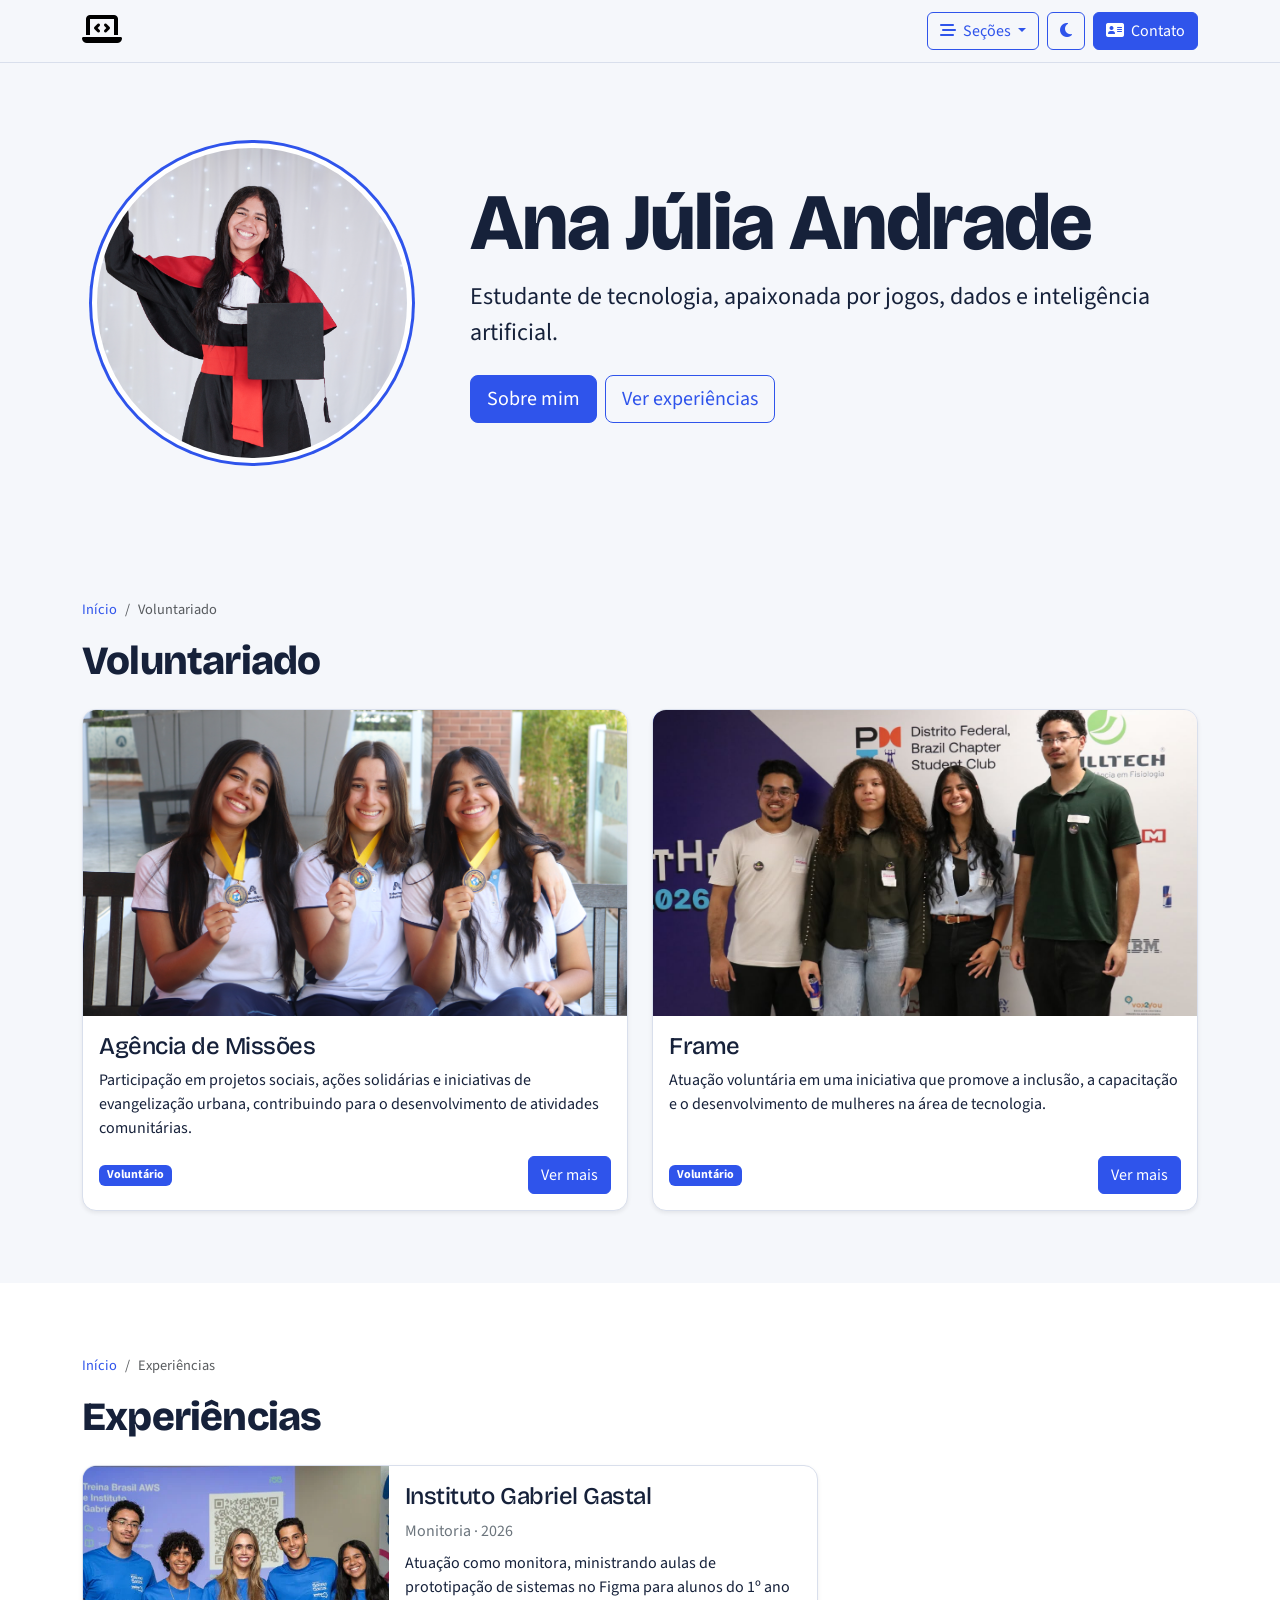
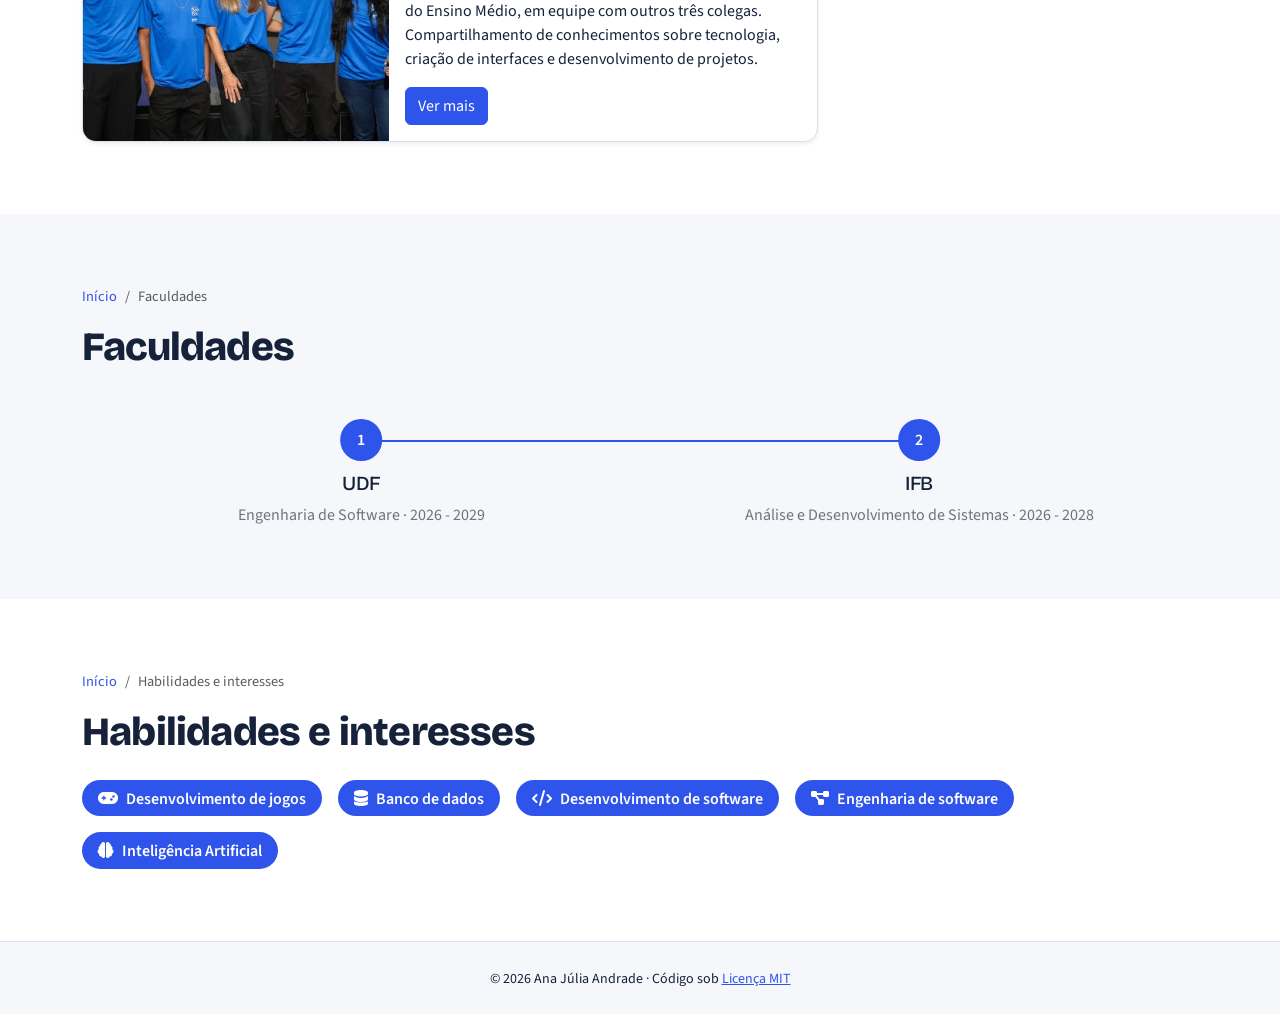
<file: index.html>
<!DOCTYPE html>
<html lang="pt-BR" data-bs-theme="light">
<head>
<meta charset="UTF-8">
<meta name="viewport" content="width=device-width, initial-scale=1">
<title>Ana Júlia Andrade | Portfólio</title>
<script src="js/tema.js"></script>
<link href="https://fonts.googleapis.com/css2?family=Bricolage+Grotesque:wght@400;600;800&family=Source+Sans+3:wght@400;600&display=swap" rel="stylesheet">
<link href="https://cdn.jsdelivr.net/npm/bootstrap@5.3.3/dist/css/bootstrap.min.css" rel="stylesheet">
<link href="https://cdnjs.cloudflare.com/ajax/libs/font-awesome/6.5.2/css/all.min.css" rel="stylesheet">
<link href="css/style.css" rel="stylesheet">
</head>
<body>

<nav class="navbar sticky-top">
  <div class="container">
    <a class="navbar-brand fw-bold" href="#topo" aria-label="Página inicial">
    <i class="fa-solid fa-laptop-code giro-360"></i>
</a>
    <div class="d-flex align-items-center gap-2">
      <div class="dropdown d-none d-md-block">
        <button class="btn btn-outline-primary dropdown-toggle" data-bs-toggle="dropdown" aria-expanded="false">
          <i class="fa-solid fa-bars-staggered me-1"></i> Seções
        </button>
        <ul class="dropdown-menu dropdown-menu-end">
          <li><a class="dropdown-item" href="#voluntariado">Voluntariado</a></li>
          <li><a class="dropdown-item" href="#experiencias">Experiências</a></li>
          <li><a class="dropdown-item" href="#faculdades">Faculdades</a></li>
          <li><a class="dropdown-item" href="#habilidades">Habilidades e interesses</a></li>
        </ul>
      </div>
      <button class="btn btn-outline-primary" id="tema" aria-label="Alternar entre modo claro e escuro"><i class="fa-solid fa-moon"></i></button>
      <button class="btn btn-primary" data-bs-toggle="offcanvas" data-bs-target="#gaveta" aria-controls="gaveta">
        <i class="fa-solid fa-address-card me-1"></i> Contato
      </button>
    </div>
  </div>
</nav>

<div class="offcanvas offcanvas-end" tabindex="-1" id="gaveta" aria-labelledby="gavetaTitulo">
  <div class="offcanvas-header">
    <h5 class="offcanvas-title" id="gavetaTitulo">Vamos conversar</h5>
    <button type="button" class="btn-close" data-bs-dismiss="offcanvas" aria-label="Fechar"></button>
  </div>
  <div class="offcanvas-body d-flex flex-column gap-3">
    <p>Estou sempre aberta a novas oportunidades, conexões e experiências que me permitam aprender, compartilhar conhecimentos e crescer profissionalmente. Vamos conversar?</p>
    <a class="icon-link" href="https://www.linkedin.com/in/ana-j%C3%BAlia-nascimento-de-andrade-6827b840a/" target="_blank" rel="noopener"><i class="fa-brands fa-linkedin"></i> LinkedIn</a>
    <a class="icon-link" href="https://github.com/ana-julia-an" target="_blank" rel="noopener"><i class="fa-brands fa-github"></i> GitHub</a>
    <button class="btn btn-primary mt-auto" id="copiarEmail"><i class="fa-regular fa-copy me-1"></i> Copiar e-mail</button>
  </div>
</div>

<main id="topo">
<header class="hero">
  <div class="container">
    <div class="row align-items-center g-5">
      <div class="col-md-4 text-center">
        <img class="avatar" src="img/perfil.jpg" alt="Foto de perfil" onerror="this.removeAttribute('src')">
      </div>
      <div class="col-md-8">
        <h1>Ana Júlia Andrade</h1>
        <p class="fs-4 mt-3 mb-4">Estudante de tecnologia, apaixonada por jogos, dados e inteligência artificial.</p>
        <div class="d-flex flex-wrap gap-2">
          <button class="btn btn-primary btn-lg" data-bs-toggle="modal" data-bs-target="#sobre">Sobre mim</button>
          <a class="btn btn-outline-primary btn-lg" href="#experiencias">Ver experiências</a>
        </div>
      </div>
    </div>
  </div>
</header>

<section id="voluntariado">
  <div class="container">
    <nav aria-label="breadcrumb"><ol class="breadcrumb">
      <li class="breadcrumb-item"><a href="#topo">Início</a></li>
      <li class="breadcrumb-item active" aria-current="page">Voluntariado</li>
    </ol></nav>
    <h2 class="mb-4">Voluntariado</h2>
    <div class="row g-4" id="grade-voluntariado">
      <div class="col-md-6">
        <div class="card h-100 shadow-sm hover-lift">
          <div class="ratio ratio-16x9 foto"><i class="fa-solid fa-earth-americas"></i><img src="img/agencia-de-missoes.jpg" alt="Agência de Missões" onerror="this.remove()"></div>
          <div class="card-body d-flex flex-column">
            <h3 class="h4">Agência de Missões</h3>
            <p>Participação em projetos sociais, ações solidárias e iniciativas de evangelização urbana, contribuindo para o desenvolvimento de atividades comunitárias.</p>
            <div class="mt-auto d-flex align-items-center justify-content-between">
              <span class="badge badge-acc">Voluntário</span>
              <a href="paginas/agencia-de-missoes.html" class="btn btn-primary stretched-link">Ver mais</a>
            </div>
          </div>
        </div>
      </div>
      <div class="col-md-6">
        <div class="card h-100 shadow-sm hover-lift">
          <div class="ratio ratio-16x9 foto"><i class="fa-solid fa-film"></i><img src="img/frame.jpg" alt="Frame" onerror="this.remove()"></div>
          <div class="card-body d-flex flex-column">
            <h3 class="h4">Frame</h3>
            <p>Atuação voluntária em uma iniciativa que promove a inclusão, a capacitação e o desenvolvimento de mulheres na área de tecnologia.</p>
            <div class="mt-auto d-flex align-items-center justify-content-between">
              <span class="badge badge-acc">Voluntário</span>
              <a href="paginas/frame.html" class="btn btn-primary stretched-link">Ver mais</a>
            </div>
          </div>
        </div>
      </div>
    </div>
  </div>
</section>

<section id="experiencias" class="alt">
  <div class="container">
    <nav aria-label="breadcrumb"><ol class="breadcrumb">
      <li class="breadcrumb-item"><a href="#topo">Início</a></li>
      <li class="breadcrumb-item active" aria-current="page">Experiências</li>
    </ol></nav>
    <h2 class="mb-4">Experiências</h2>
    <div class="row">
      <div class="col-lg-8">
        <div class="card shadow-sm hover-lift">
          <div class="row g-0">
            <div class="col-md-5">
              <div class="ratio ratio-4x3 foto h-100"><i class="fa-solid fa-briefcase"></i><img src="img/igg2.webp" alt="IGG" onerror="this.remove()"></div>
            </div>
            <div class="col-md-7">
              <div class="card-body d-flex flex-column h-100">
                <h3 class="h4">Instituto Gabriel Gastal</h3>
                <p class="text-secondary mb-2">Monitoria · 2026</p>
                <p>Atuação como monitora, ministrando aulas de prototipação de sistemas no Figma para alunos do 1º ano do Ensino Médio, em equipe com outros três colegas. Compartilhamento de conhecimentos sobre tecnologia, criação de interfaces e desenvolvimento de projetos.</p>
                <a href="paginas/igg.html" class="btn btn-primary stretched-link align-self-start mt-auto">Ver mais</a>
              </div>
            </div>
          </div>
        </div>
      </div>
    </div>
  </div>
</section>

<section id="faculdades">
  <div class="container">
    <nav aria-label="breadcrumb"><ol class="breadcrumb">
      <li class="breadcrumb-item"><a href="#topo">Início</a></li>
      <li class="breadcrumb-item active" aria-current="page">Faculdades</li>
    </ol></nav>
    <h2 class="mb-5">Faculdades</h2>
    <ol class="stepper">
      <li data-n="1"><h3 class="h5">UDF</h3><p class="mb-0 text-secondary">Engenharia de Software · 2026 - 2029</p></li>
      <li data-n="2"><h3 class="h5">IFB</h3><p class="mb-0 text-secondary">Análise e Desenvolvimento de Sistemas · 2026 - 2028</p></li>
    </ol>
  </div>
</section>

<section id="habilidades" class="alt">
  <div class="container">
    <nav aria-label="breadcrumb"><ol class="breadcrumb">
      <li class="breadcrumb-item"><a href="#topo">Início</a></li>
      <li class="breadcrumb-item active" aria-current="page">Habilidades e interesses</li>
    </ol></nav>
    <h2 class="mb-4">Habilidades e interesses</h2>
    <div class="d-flex flex-wrap gap-3">
      <span class="badge rounded-pill badge-acc skill-badge"><i class="fa-solid fa-gamepad me-2"></i>Desenvolvimento de jogos</span>
      <span class="badge rounded-pill badge-acc skill-badge"><i class="fa-solid fa-database me-2"></i>Banco de dados</span>
      <span class="badge rounded-pill badge-acc skill-badge"><i class="fa-solid fa-code me-2"></i>Desenvolvimento de software</span>
      <span class="badge rounded-pill badge-acc skill-badge"><i class="fa-solid fa-diagram-project me-2"></i>Engenharia de software</span>
      <span class="badge rounded-pill badge-acc skill-badge"><i class="fa-solid fa-brain me-2"></i>Inteligência Artificial</span>
    </div>
  </div>
</section>
</main>

<footer class="py-4 text-center">
  <small>© 2026 Ana Júlia Andrade · Código sob <a href="LICENSE" target="_blank" rel="noopener">Licença MIT</a></small>
</footer>

<div class="modal fade" id="sobre" tabindex="-1" aria-labelledby="sobreTitulo" aria-hidden="true">
  <div class="modal-dialog modal-dialog-centered">
    <div class="modal-content">
      <div class="modal-header">
        <h4 class="modal-title" id="sobreTitulo">Sobre mim</h4>
        <button type="button" class="btn-close" data-bs-dismiss="modal" aria-label="Fechar"></button>
      </div>
      <div class="modal-body">
        <p>Sou estudante de tecnologia, atualmente cursando Engenharia de Software na UDF e Análise e Desenvolvimento de Sistemas no IFB, ambas no segundo semestre. Meu interesse pela área surgiu ainda na adolescência, quando tive meus primeiros contatos com programação e robótica. Desde então, venho descobrindo novas possibilidades dentro da tecnologia e desenvolvendo cada vez mais minhas habilidades.</p>

        <p>Escolhi seguir duas graduações simultaneamente porque acredito que diferentes experiências e conhecimentos podem ampliar minha visão sobre o desenvolvimento de soluções tecnológicas. Tenho interesse especial por Cibersegurança, Engenharia de Software e Desenvolvimento de Jogos, áreas que despertam minha curiosidade pela possibilidade de investigar problemas, construir soluções e criar experiências interativas.</p>

        <p>Sou uma pessoa curiosa, dedicada e persistente. Gosto de aprender coisas novas, enfrentar desafios e entender como as coisas funcionam. Ao longo da minha trajetória, também tenho buscado experiências além da sala de aula, como minha atuação como monitora no Instituto Gabriel Castral, auxiliando estudantes no desenvolvimento de protótipos no Figma, e meu voluntariado na FRAME | Mulheres & Tech, iniciativa que incentiva a participação feminina na tecnologia.</p>

        <p>Uma das minhas maiores conquistas até aqui é conseguir conciliar duas formações acadêmicas e, principalmente, perceber o quanto evoluí desde que comecei a estudar programação. Cada projeto, experiência e desafio representa uma oportunidade de aprendizado e aproximação dos meus objetivos.</p>
        
        <p>Quero continuar desenvolvendo minhas habilidades, participar de hackathons e eventos de tecnologia, colaborar com equipes de desenvolvimento e conhecer novas oportunidades, inclusive em contextos internacionais. Acredito que ainda tenho muito a aprender e construir, e vejo cada experiência como uma oportunidade de crescer. Neste portfólio, compartilho um pouco dessa trajetória, dos conhecimentos que venho desenvolvendo e dos projetos que representam minha evolução na tecnologia.</p>
      </div>
      <div class="modal-footer">
        <button type="button" class="btn btn-outline-primary" data-bs-dismiss="modal">Fechar</button>
      </div>
    </div>
  </div>
</div>

<div class="toast-container position-fixed bottom-0 end-0 p-3">
  <div id="aviso" class="toast align-items-center border-0 badge-acc" role="status" aria-live="polite" aria-atomic="true">
    <div class="d-flex">
      <div class="toast-body">E-mail copiado.</div>
      <button type="button" class="btn-close me-2 m-auto" data-bs-dismiss="toast" aria-label="Fechar"></button>
    </div>
  </div>
</div>

<script src="https://cdn.jsdelivr.net/npm/bootstrap@5.3.3/dist/js/bootstrap.bundle.min.js"></script>
<script src="js/main.js"></script>
</body>
</html>
</file>
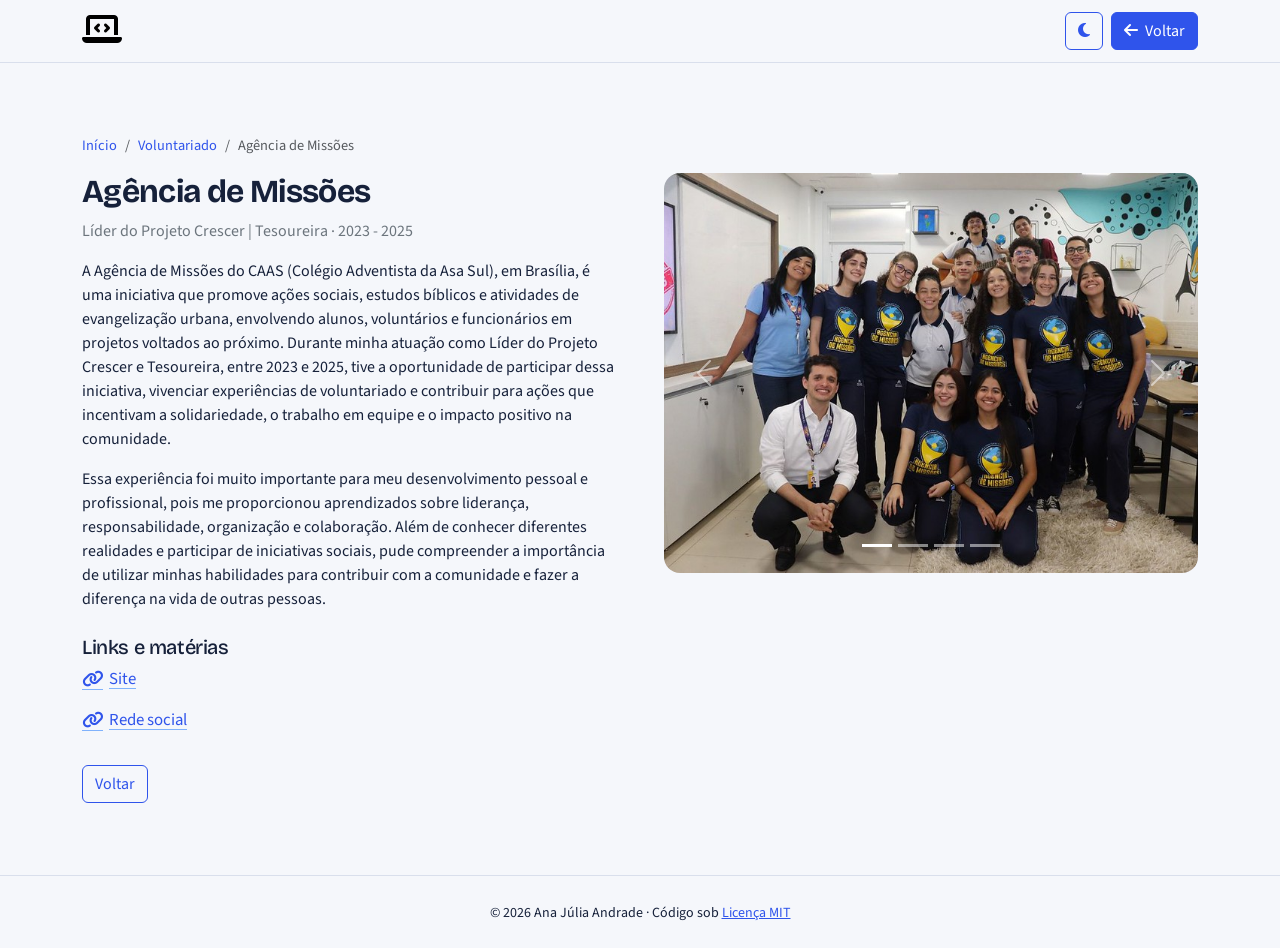
<file: paginas/agencia-de-missoes.html>
<!DOCTYPE html>
<html lang="pt-BR" data-bs-theme="light">
<head>
<meta charset="UTF-8">
<meta name="viewport" content="width=device-width, initial-scale=1">
<title>Agência de Missões | Seu Nome</title>
<script src="../js/tema.js"></script>
<link href="https://fonts.googleapis.com/css2?family=Bricolage+Grotesque:wght@400;600;800&family=Source+Sans+3:wght@400;600&display=swap" rel="stylesheet">
<link href="https://cdn.jsdelivr.net/npm/bootstrap@5.3.3/dist/css/bootstrap.min.css" rel="stylesheet">
<link href="https://cdnjs.cloudflare.com/ajax/libs/font-awesome/6.5.2/css/all.min.css" rel="stylesheet">
<link href="../css/style.css" rel="stylesheet">
</head>
<body>
<nav class="navbar sticky-top">
  <div class="container">
    <a class="navbar-brand fw-bold" href="../index.html" aria-label="Página inicial">
    <i class="fa-solid fa-laptop-code giro-360"></i>
</a>
    <div class="d-flex align-items-center gap-2">
      <button class="btn btn-outline-primary" id="tema" aria-label="Alternar entre modo claro e escuro"><i class="fa-solid fa-moon"></i></button>
      <a class="btn btn-primary" href="../index.html#voluntariado"><i class="fa-solid fa-arrow-left me-1"></i> Voltar</a>
    </div>
  </div>
</nav>
<main>
<section>
  <div class="container">
    <nav aria-label="breadcrumb"><ol class="breadcrumb">
      <li class="breadcrumb-item"><a href="../index.html">Início</a></li>
      <li class="breadcrumb-item"><a href="../index.html#voluntariado">Voluntariado</a></li>
      <li class="breadcrumb-item active" aria-current="page">Agência de Missões</li>
    </ol></nav>
    <div class="row g-5">
      <div class="col-lg-6">
        <h1 class="h2 fw-bold">Agência de Missões</h1>
        <p class="text-secondary">Líder do Projeto Crescer | Tesoureira · 2023 - 2025</p>
        <p>A Agência de Missões do CAAS (Colégio Adventista da Asa Sul), em Brasília, é uma iniciativa que promove ações sociais, estudos bíblicos e atividades de evangelização urbana, envolvendo alunos, voluntários e funcionários em projetos voltados ao próximo. Durante minha atuação como Líder do Projeto Crescer e Tesoureira, entre 2023 e 2025, tive a oportunidade de participar dessa iniciativa, vivenciar experiências de voluntariado e contribuir para ações que incentivam a solidariedade, o trabalho em equipe e o impacto positivo na comunidade.</p>
        <p>Essa experiência foi muito importante para meu desenvolvimento pessoal e profissional, pois me proporcionou aprendizados sobre liderança, responsabilidade, organização e colaboração. Além de conhecer diferentes realidades e participar de iniciativas sociais, pude compreender a importância de utilizar minhas habilidades para contribuir com a comunidade e fazer a diferença na vida de outras pessoas.</p>
        <h2 class="h5 mt-4">Links e matérias</h2>
        <ul class="list-unstyled d-grid gap-2 links-lista">
          <li><a class="icon-link" href="https://noticias.adventistas.org/pt/missao-urbana-contribuicoes-da-educacao-adventista-em-brasilia/" target="_blank" rel="noopener"><i class="fa-solid fa-link"></i>Site</a></li>
        </ul>
        <ul class="list-unstyled d-grid gap-2 links-lista">
          <li><a class="icon-link" href="https://www.instagram.com/agenciacaas/" target="_blank" rel="noopener"><i class="fa-solid fa-link"></i>Rede social</a></li>
        </ul>
        <a class="btn btn-outline-primary mt-3" href="../index.html#voluntariado">Voltar</a>
      </div>
      <div class="col-lg-6">
        
<div id="carouselAgencia" class="carousel slide">

    <div class="carousel-inner rounded-4">

        <div class="carousel-item active">
            <div class="ratio ratio-4x3 foto">
                <img src="../img/agencia-de-missoes4.jpg" alt="Agência de Missões">
            </div>
        </div>

        <div class="carousel-item">
            <div class="ratio ratio-4x3 foto">
                <img src="../img/agencia-de-missoes1.jpg" alt="Equipe da Agência de Missões">
            </div>
        </div>

        <div class="carousel-item">
            <div class="ratio ratio-4x3 foto">
                <img src="../img/agencia-de-missoes2.jpg" alt="Atividades da Agência de Missões">
            </div>
        </div>
        <div class="carousel-item">
            <div class="ratio ratio-4x3 foto">
                <img src="../img/agencia-de-missoes3.jpg" alt="Atividades da Agência de Missões">
            </div>
        </div>

    </div>

    <button class="carousel-control-prev" type="button" data-bs-target="#carouselAgencia" data-bs-slide="prev">
        <span class="carousel-control-prev-icon" aria-hidden="true"></span>
        <span class="visually-hidden">Anterior</span>
    </button>

    <button class="carousel-control-next" type="button" data-bs-target="#carouselAgencia" data-bs-slide="next">
        <span class="carousel-control-next-icon" aria-hidden="true"></span>
        <span class="visually-hidden">Próxima</span>
    </button>

    <div class="carousel-indicators">
    <button type="button" data-bs-target="#carouselAgencia" data-bs-slide-to="0" class="active" aria-current="true"></button>
    <button type="button" data-bs-target="#carouselAgencia" data-bs-slide-to="1"></button>
    <button type="button" data-bs-target="#carouselAgencia" data-bs-slide-to="2"></button>
    <button type="button" data-bs-target="#carouselAgencia" data-bs-slide-to="3"></button>
</div>

</div>

    </div>
  </div>
</section>
</main>
<footer class="py-4 text-center">
  <small>© 2026 Ana Júlia Andrade · Código sob <a href="../LICENSE" target="_blank" rel="noopener">Licença MIT</a></small>
</footer>
<script src="https://cdn.jsdelivr.net/npm/bootstrap@5.3.3/dist/js/bootstrap.bundle.min.js"></script>
<script src="../js/main.js"></script>
</body>
</html>
</file>
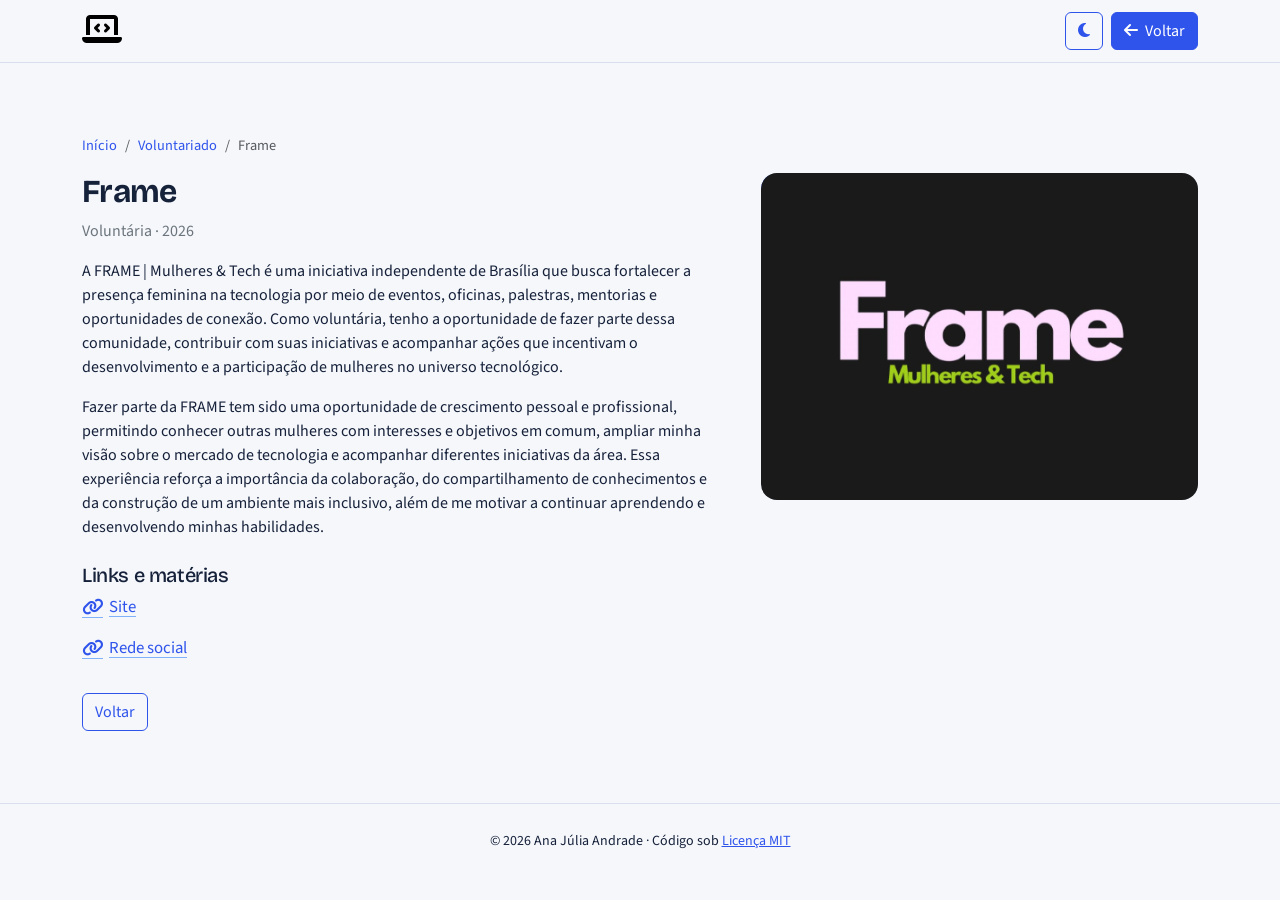
<file: paginas/frame.html>
<!DOCTYPE html>
<html lang="pt-BR" data-bs-theme="light">
<head>
<meta charset="UTF-8">
<meta name="viewport" content="width=device-width, initial-scale=1">
<title>Frame | Seu Nome</title>
<script src="../js/tema.js"></script>
<link href="https://fonts.googleapis.com/css2?family=Bricolage+Grotesque:wght@400;600;800&family=Source+Sans+3:wght@400;600&display=swap" rel="stylesheet">
<link href="https://cdn.jsdelivr.net/npm/bootstrap@5.3.3/dist/css/bootstrap.min.css" rel="stylesheet">
<link href="https://cdnjs.cloudflare.com/ajax/libs/font-awesome/6.5.2/css/all.min.css" rel="stylesheet">
<link href="../css/style.css" rel="stylesheet">
</head>
<body>
<nav class="navbar sticky-top">
  <div class="container">
    <a class="navbar-brand fw-bold" href="../index.html" aria-label="Página inicial">
    <i class="fa-solid fa-laptop-code giro-360"></i>
</a>
    <div class="d-flex align-items-center gap-2">
      <button class="btn btn-outline-primary" id="tema" aria-label="Alternar entre modo claro e escuro"><i class="fa-solid fa-moon"></i></button>
      <a class="btn btn-primary" href="../index.html#voluntariado"><i class="fa-solid fa-arrow-left me-1"></i> Voltar</a>
    </div>
  </div>
</nav>
<main>
<section>
  <div class="container">
    <nav aria-label="breadcrumb"><ol class="breadcrumb">
      <li class="breadcrumb-item"><a href="../index.html">Início</a></li>
      <li class="breadcrumb-item"><a href="../index.html#voluntariado">Voluntariado</a></li>
      <li class="breadcrumb-item active" aria-current="page">Frame</li>
    </ol></nav>
    <div class="row g-5">
      <div class="col-lg-7">
        <h1 class="h2 fw-bold">Frame</h1>
        <p class="text-secondary">Voluntária · 2026</p>
        <p>A FRAME | Mulheres & Tech é uma iniciativa independente de Brasília que busca fortalecer a presença feminina na tecnologia por meio de eventos, oficinas, palestras, mentorias e oportunidades de conexão. Como voluntária, tenho a oportunidade de fazer parte dessa comunidade, contribuir com suas iniciativas e acompanhar ações que incentivam o desenvolvimento e a participação de mulheres no universo tecnológico.</p>
        <p>Fazer parte da FRAME tem sido uma oportunidade de crescimento pessoal e profissional, permitindo conhecer outras mulheres com interesses e objetivos em comum, ampliar minha visão sobre o mercado de tecnologia e acompanhar diferentes iniciativas da área. Essa experiência reforça a importância da colaboração, do compartilhamento de conhecimentos e da construção de um ambiente mais inclusivo, além de me motivar a continuar aprendendo e desenvolvendo minhas habilidades.</p>
        <h2 class="h5 mt-4">Links e matérias</h2>
        <ul class="list-unstyled d-grid gap-2 links-lista">
          <li><a class="icon-link" href="https://linktr.ee/frame.techbr" target="_blank" rel="noopener"><i class="fa-solid fa-link"></i>Site</a></li>
        </ul>
        <ul class="list-unstyled d-grid gap-2 links-lista">
          <li><a class="icon-link" href="https://www.instagram.com/frame.techbr/" target="_blank" rel="noopener"><i class="fa-solid fa-link"></i>Rede social</a></li>
        </ul>
        <a class="btn btn-outline-primary mt-3" href="../index.html#voluntariado">Voltar</a>
      </div>
      <div class="col-lg-5">
        <div class="ratio ratio-4x3 foto rounded-4"><i class="fa-solid fa-film"></i><img src="../img/frame2.png" alt="Frame" onerror="this.remove()"></div>
      </div>
    </div>
  </div>
</section>
</main>
<footer class="py-4 text-center">
  <small>© 2026 Ana Júlia Andrade · Código sob <a href="../LICENSE" target="_blank" rel="noopener">Licença MIT</a></small>
</footer>
<script src="https://cdn.jsdelivr.net/npm/bootstrap@5.3.3/dist/js/bootstrap.bundle.min.js"></script>
<script src="../js/main.js"></script>
</body>
</html>
</file>
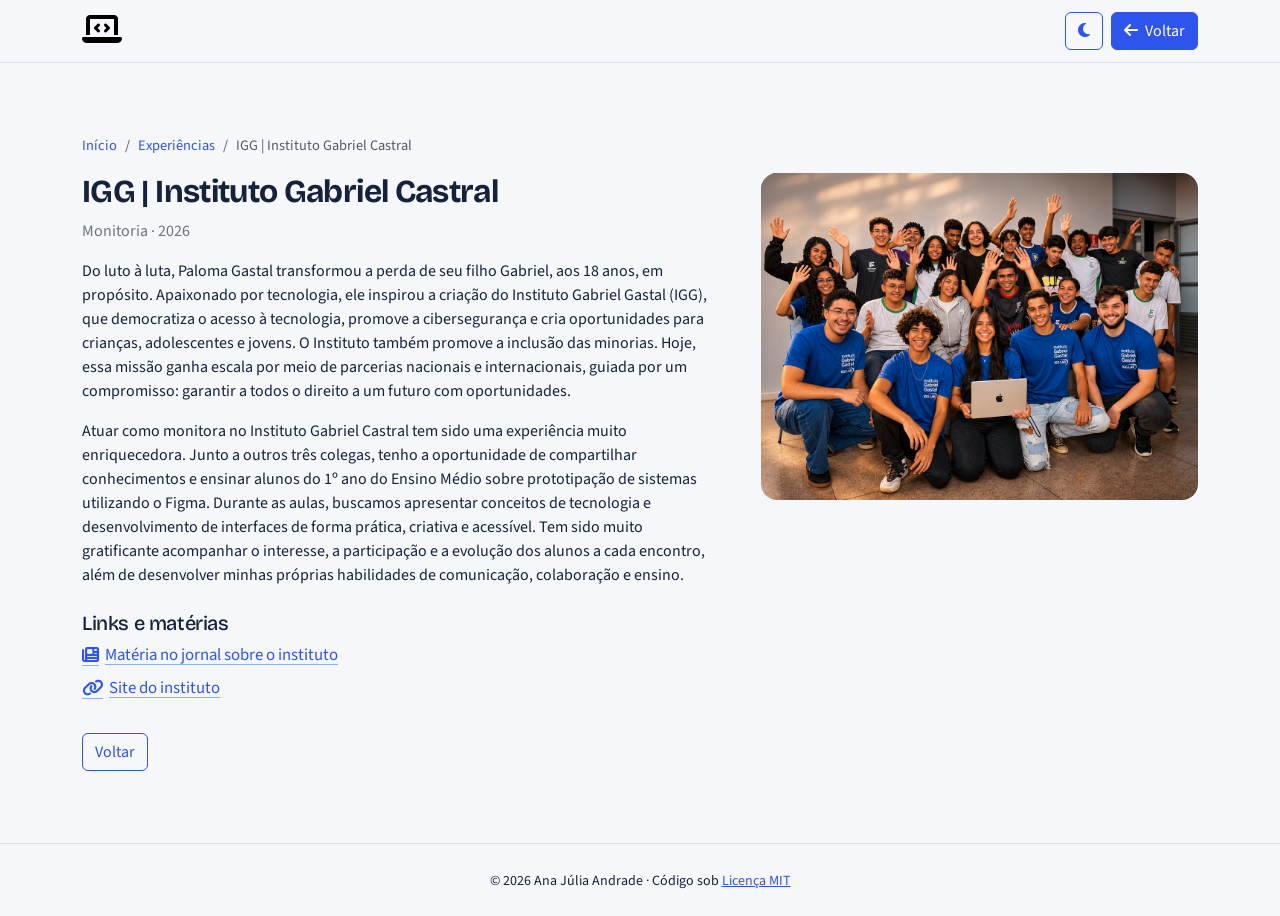
<file: paginas/igg.html>
<!DOCTYPE html>
<html lang="pt-BR" data-bs-theme="light">
<head>
<meta charset="UTF-8">
<meta name="viewport" content="width=device-width, initial-scale=1">
<title>IGG | Instituto Gabriel Castral | Ana Júlia Andrade</title>
<script src="../js/tema.js"></script>
<link href="https://fonts.googleapis.com/css2?family=Bricolage+Grotesque:wght@400;600;800&family=Source+Sans+3:wght@400;600&display=swap" rel="stylesheet">
<link href="https://cdn.jsdelivr.net/npm/bootstrap@5.3.3/dist/css/bootstrap.min.css" rel="stylesheet">
<link href="https://cdnjs.cloudflare.com/ajax/libs/font-awesome/6.5.2/css/all.min.css" rel="stylesheet">
<link href="../css/style.css" rel="stylesheet">
</head>
<body>
<nav class="navbar sticky-top">
  <div class="container">
    <a class="navbar-brand fw-bold" href="../index.html" aria-label="Página inicial">
    <i class="fa-solid fa-laptop-code giro-360"></i>
</a>
    <div class="d-flex align-items-center gap-2">
      <button class="btn btn-outline-primary" id="tema" aria-label="Alternar entre modo claro e escuro"><i class="fa-solid fa-moon"></i></button>
      <a class="btn btn-primary" href="../index.html#experiencias"><i class="fa-solid fa-arrow-left me-1"></i> Voltar</a>
    </div>
  </div>
</nav>
<main>
<section>
  <div class="container">
    <nav aria-label="breadcrumb"><ol class="breadcrumb">
      <li class="breadcrumb-item"><a href="../index.html">Início</a></li>
      <li class="breadcrumb-item"><a href="../index.html#experiencias">Experiências</a></li>
      <li class="breadcrumb-item active" aria-current="page">IGG | Instituto Gabriel Castral</li>
    </ol></nav>
    <div class="row g-5">
      <div class="col-lg-7">
        <h1 class="h2 fw-bold">IGG | Instituto Gabriel Castral</h1>
        <p class="text-secondary">Monitoria · 2026</p>
        <p>Do luto à luta, Paloma Gastal transformou a perda de seu filho Gabriel, aos 18 anos, em propósito. Apaixonado por tecnologia, ele inspirou a criação do Instituto Gabriel Gastal (IGG), que democratiza o acesso à tecnologia, promove a cibersegurança e cria oportunidades para crianças, adolescentes e jovens. O Instituto também promove a inclusão das minorias. Hoje, essa missão ganha escala por meio de parcerias nacionais e internacionais, guiada por um compromisso: garantir a todos o direito a um futuro com oportunidades.</p>
        <p>Atuar como monitora no Instituto Gabriel Castral tem sido uma experiência muito enriquecedora. Junto a outros três colegas, tenho a oportunidade de compartilhar conhecimentos e ensinar alunos do 1º ano do Ensino Médio sobre prototipação de sistemas utilizando o Figma. Durante as aulas, buscamos apresentar conceitos de tecnologia e desenvolvimento de interfaces de forma prática, criativa e acessível. Tem sido muito gratificante acompanhar o interesse, a participação e a evolução dos alunos a cada encontro, além de desenvolver minhas próprias habilidades de comunicação, colaboração e ensino.</p>
        <h2 class="h5 mt-4">Links e matérias</h2>
        <ul class="list-unstyled d-grid gap-2 links-lista">
          <li><a class="icon-link" href="https://aquiembrasilia.com.br/instituto-gabriel-gastal-lanca-igglab-para-aproximar-jovens-do-mercado-de-tecnologia/" target="_blank" rel="noopener"><i class="fa-solid fa-newspaper"></i> Matéria no jornal sobre o instituto</a></li>
          <li><a class="icon-link" href="https://www.institutogabrielgastal.org.br/" target="_blank" rel="noopener"><i class="fa-solid fa-link"></i> Site do instituto</a></li>
        </ul>
        <a class="btn btn-outline-primary mt-3" href="../index.html#experiencias">Voltar</a>
      </div>
      <div class="col-lg-5">
        <div class="ratio ratio-4x3 foto rounded-4"><i class="fa-solid fa-briefcase"></i><img src="../img/igg.png" alt="IGG | Instituto Gabriel Castral" onerror="this.remove()"></div>
      </div>
    </div>
  </div>
</section>
</main>
<footer class="py-4 text-center">
  <small>© 2026 Ana Júlia Andrade · Código sob <a href="../LICENSE" target="_blank" rel="noopener">Licença MIT</a></small>
</footer>
<script src="https://cdn.jsdelivr.net/npm/bootstrap@5.3.3/dist/js/bootstrap.bundle.min.js"></script>
<script src="../js/main.js"></script>
</body>
</html>
</file>
<file: css/style.css>
:root{
  --ink:#16213a;
  --paper:#f5f7fb;
  --card:#ffffff;
  --line:#d9dfec;
  --accent:#2f54eb;
  --accent-soft:#e3e9ff;
  --on-accent:#ffffff;
  --bs-body-font-family:'Source Sans 3',system-ui,sans-serif;
  --bs-body-color:var(--ink);
  --bs-body-bg:var(--paper);
}

[data-bs-theme=dark]{
  --ink:#e8ecf7;
  --paper:#0e1525;
  --card:#172036;
  --line:#2a3654;
  --accent:#8aa2ff;
  --accent-soft:#222f55;
  --on-accent:#0e1525;
}

h1,h2,h3,h4,.navbar-brand{
  font-family:'Bricolage Grotesque',system-ui,sans-serif;
  letter-spacing:-.02em
}

a{
  color:var(--accent)
}

.btn-primary{
  --bs-btn-bg:var(--accent);
  --bs-btn-border-color:var(--accent);
  --bs-btn-color:var(--on-accent);
  --bs-btn-hover-bg:var(--accent);
  --bs-btn-hover-border-color:var(--accent);
  --bs-btn-hover-color:var(--on-accent);
  --bs-btn-active-bg:var(--accent);
  --bs-btn-active-border-color:var(--accent);
  --bs-btn-active-color:var(--on-accent)
}

.btn-primary:hover{
  filter:brightness(.92)
}

.btn-outline-primary{
  --bs-btn-color:var(--accent);
  --bs-btn-border-color:var(--accent);
  --bs-btn-hover-bg:var(--accent);
  --bs-btn-hover-border-color:var(--accent);
  --bs-btn-hover-color:var(--on-accent);
  --bs-btn-active-bg:var(--accent);
  --bs-btn-active-border-color:var(--accent);
  --bs-btn-active-color:var(--on-accent)
}

.badge-acc{
  background:var(--accent);
  color:var(--on-accent)
}

.navbar{
  background:var(--paper);
  border-bottom:1px solid var(--line)
}

section{
  padding:4.5rem 0;
  scroll-margin-top:64px
}

section h2{
  font-weight:800;
  font-size:clamp(1.8rem,4vw,2.5rem)
}

.alt{
  background:var(--card)
}

.breadcrumb{
  --bs-breadcrumb-divider:'/';
  font-size:.9rem
}

.breadcrumb a{
  text-decoration:none
}

.hero{
  padding:5rem 0 4rem
}

.hero h1{
  font-weight:800;
  font-size:clamp(2.6rem,8vw,5rem);
  line-height:1
}



.avatar {
  width: 320px;
  height: 320px;
  border-radius: 50%;
  object-fit: cover;
  object-position: center;
  border: 5px solid var(--card);
  box-shadow: 0 0 0 3px var(--accent);
  background: var(--accent-soft);
  display: block;
  margin: 0 auto;
}

@media (max-width: 576px) {
  .avatar {
    width: 260px;
    height: 260px;
  }
}



.hover-lift{
  transition:transform .2s ease,box-shadow .2s ease
}

.hover-lift:hover{
  transform:translateY(-6px);
  box-shadow:0 14px 28px rgba(0,0,0,.18)!important
}

@media (prefers-reduced-motion:reduce){
  .hover-lift{transition:none}.hover-lift:hover{transform:none}
}

.card{
  border:1px solid var(--line);
  border-radius:14px;
  overflow:hidden;
  background:var(--card);
  color:var(--ink)
}

.foto{
  background:var(--accent-soft);
  display:grid;
  place-items:center;
  color:var(--accent);
  font-size:2.2rem;
  position:relative;
  overflow:hidden
}

.foto img{
  position:absolute;
  inset:0;width:100%;
  height:100%;
  object-fit:cover
}

.stepper{
  display:flex;
  list-style:none;
  padding:0;
  margin:0
}

.stepper li{
  flex:1;
  position:relative;
  text-align:center;
  padding-top:3.2rem
}

.stepper li::before{
  content:attr(data-n);
  position:absolute;
  top:0;
  left:50%;
  transform:translateX(-50%);
  width:2.6rem;
  height:2.6rem;
  border-radius:50%;
  background:var(--accent);
  color:var(--on-accent);
  display:grid;
  place-items:center;
  font-weight:600;
  z-index:1
}

.stepper li::after{
  content:'';
  position:absolute;
  top:1.3rem;
  left:50%;
  width:100%;
  height:2px;
  background:var(--accent)
}

.stepper li:last-child::after{
  display:none
}

@media (max-width:576px){
  .stepper{
    flex-direction:column;
    gap:1.5rem
  }
  .stepper li{
    text-align:left;
    padding:0 0 0 3.5rem
  }
  .stepper li::before{
    left:0;
    transform:none
  }
  .stepper li::after{
    display:none
  }
}

.skill-badge{
  font-size:1rem;
  font-weight:600;
  padding:.6rem 1rem
}

.links-lista a{
  font-size:1.05rem
}

footer{
  border-top:1px solid var(--line)
}

.giro-360 {
    display: inline-block;
    font-size: 2rem;
    animation: girar360 2s ease-in-out infinite;
}

@keyframes girar360 {
    from {
        transform: rotate(0deg);
    }
    to {
        transform: rotate(360deg);
    }
}

.foto img {
    width: 100%;
    height: 100%;
    object-fit: cover;
}

#carouselAgencia .foto {
    min-height: 400px;
}

#carouselAgencia .foto img {
    width: 100%;
    height: 100%;
    object-fit: cover;
}
</file>
